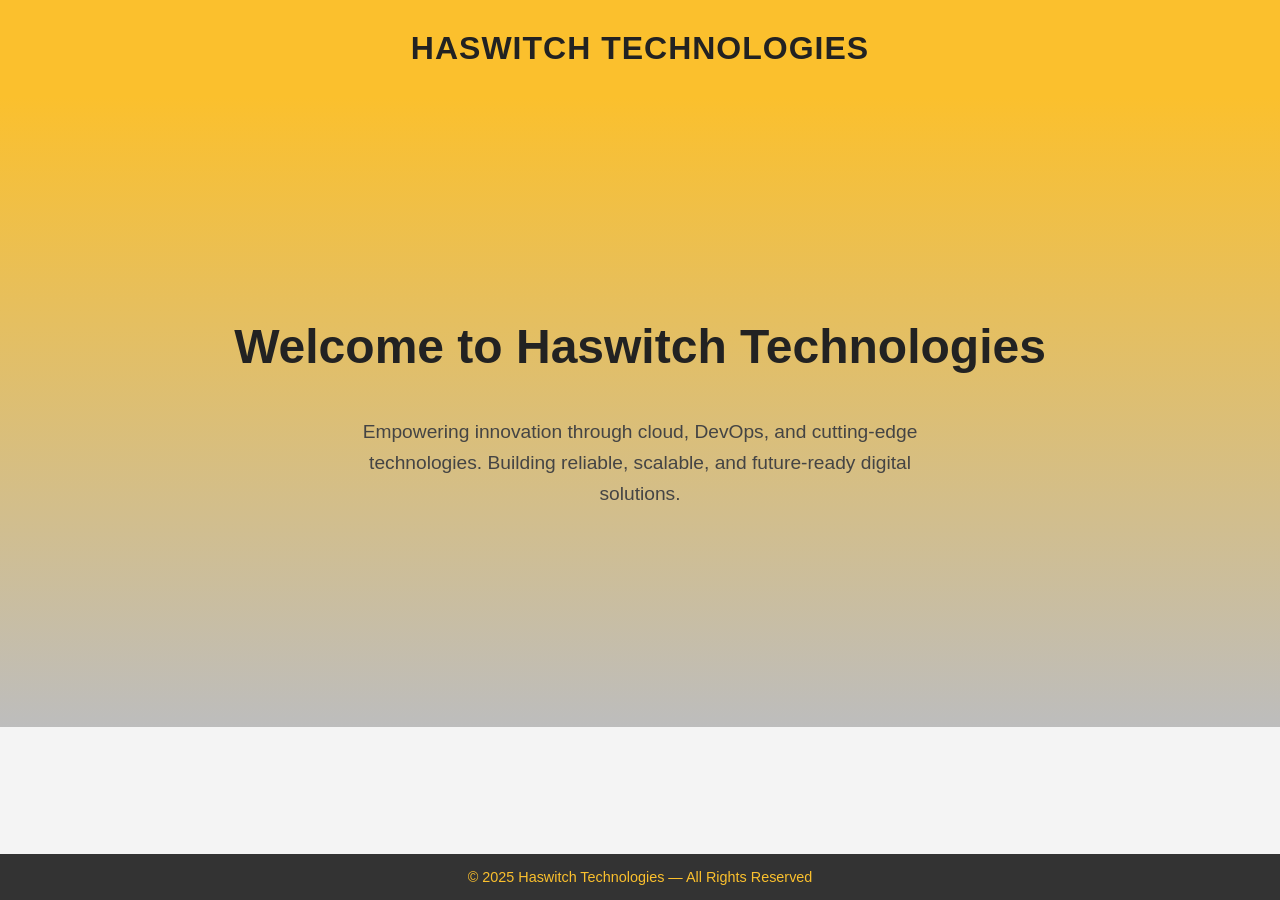
<file: Docker/httpd-app/index.html>
<!DOCTYPE html>
<html lang="en">
<head>
  <meta charset="UTF-8" />
  <meta name="viewport" content="width=device-width, initial-scale=1.0" />
  <title>Haswitch Technologies</title>
  <style>
    body {
      margin: 0;
      font-family: "Segoe UI", Tahoma, Geneva, Verdana, sans-serif;
      background-color: #f4f4f4;
      color: #333;
    }

    header {
      background-color: #fbc02d; /* Bright yellow */
      color: #222;
      text-align: center;
      padding: 30px 10px;
      font-size: 2em;
      font-weight: bold;
      letter-spacing: 1px;
      box-shadow: 0 4px 6px rgba(0, 0, 0, 0.1);
    }

    main {
      display: flex;
      flex-direction: column;
      align-items: center;
      justify-content: center;
      height: 70vh;
      background: linear-gradient(180deg, #fbc02d 0%, #bdbdbd 100%);
      color: #222;
    }

    h1 {
      font-size: 3em;
      margin: 0.5em 0;
    }

    p {
      font-size: 1.2em;
      color: #444;
      max-width: 600px;
      text-align: center;
      line-height: 1.6;
    }

    footer {
      text-align: center;
      background-color: #333;
      color: #fbc02d;
      padding: 15px 0;
      position: fixed;
      bottom: 0;
      width: 100%;
      font-size: 0.9em;
    }
  </style>
</head>
<body>
  <header>
    HASWITCH TECHNOLOGIES
  </header>

  <main>
    <h1>Welcome to Haswitch Technologies</h1>
    <p>
      Empowering innovation through cloud, DevOps, and cutting-edge technologies.
      Building reliable, scalable, and future-ready digital solutions.
    </p>
  </main>

  <footer>
    © 2025 Haswitch Technologies — All Rights Reserved
  </footer>
</body>
</html>
</file>
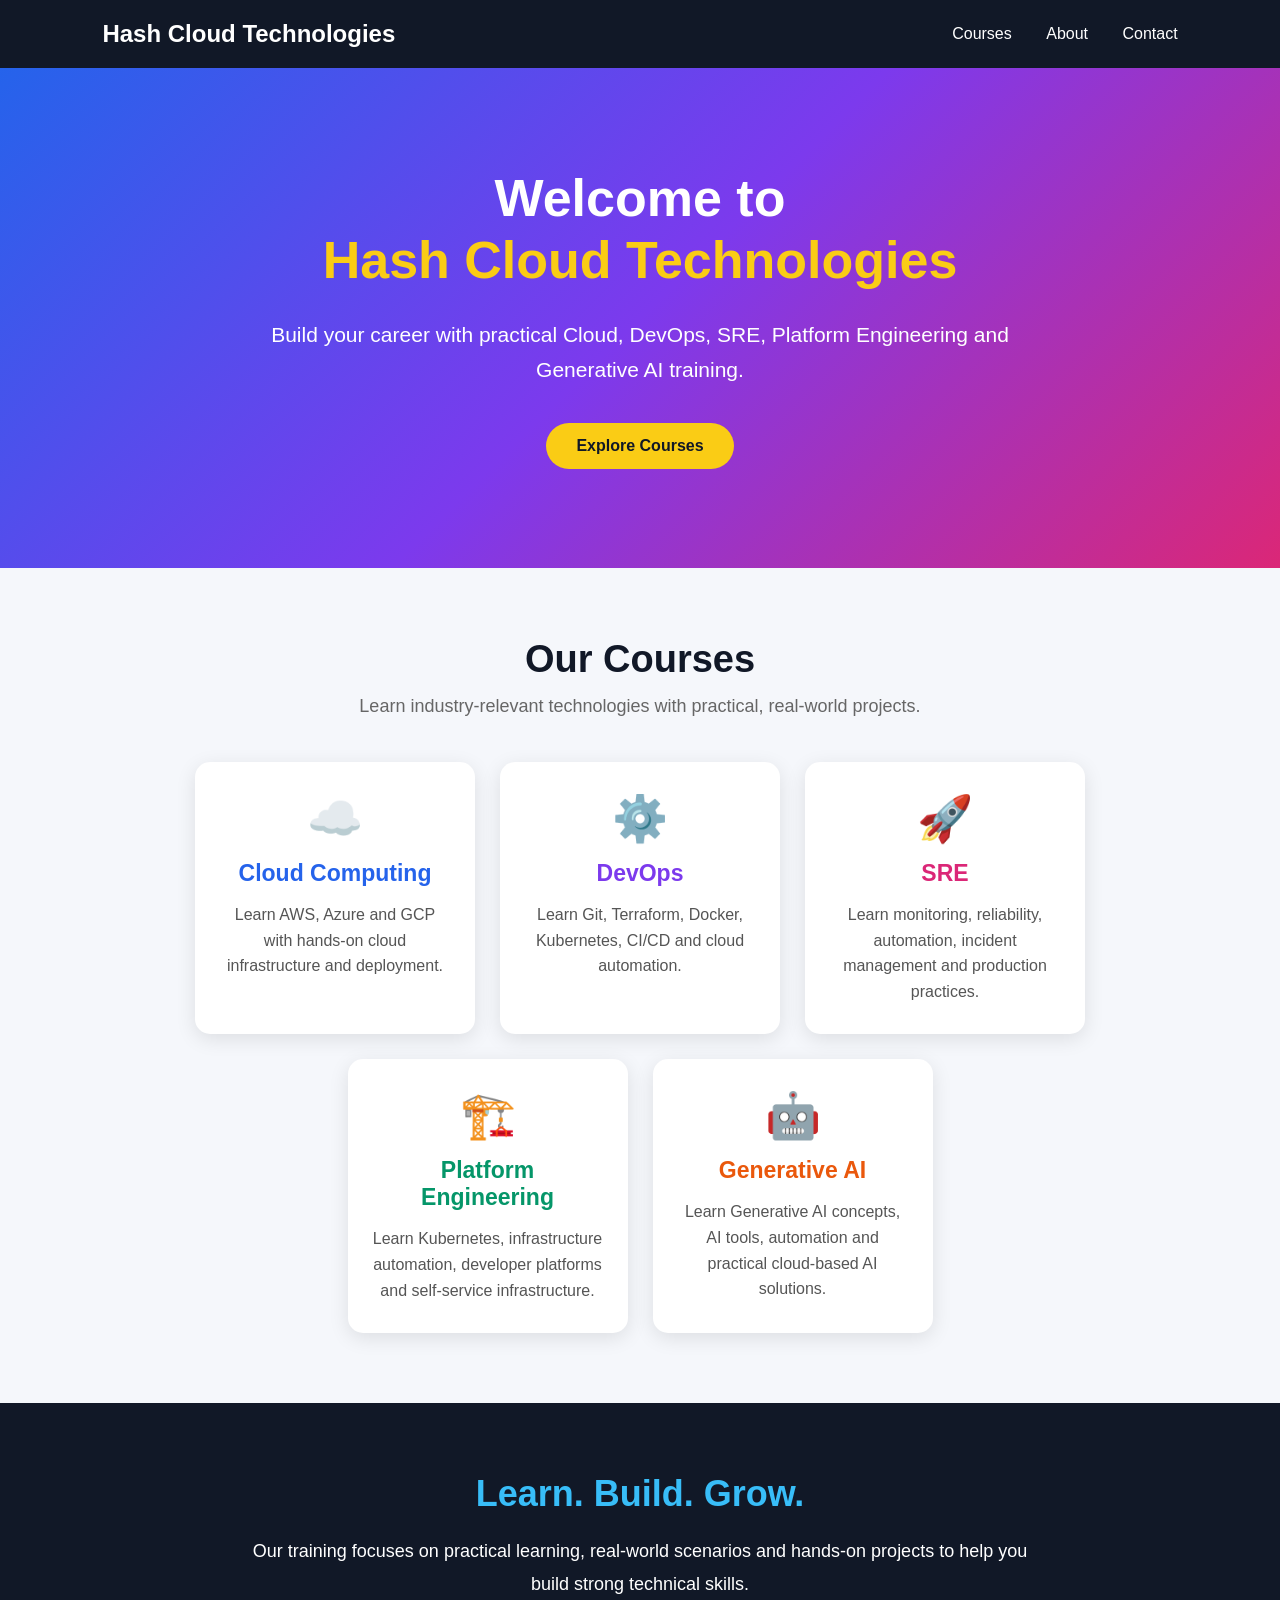
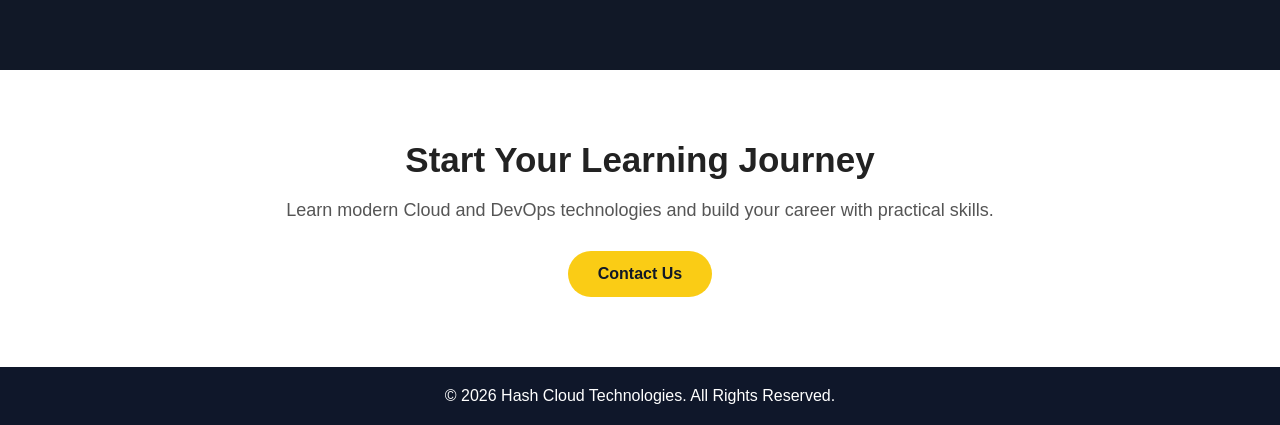
<file: terraform/16-nullresource/index.html>
<!DOCTYPE html>
<html lang="en">
<head>
    <meta charset="UTF-8">
    <meta name="viewport" content="width=device-width, initial-scale=1.0">
    <title>Hash Cloud Technologies</title>
    <link rel="stylesheet" href="style.css">
</head>

<body>

    <header>
        <div class="logo">Hash Cloud Technologies</div>

        <nav>
            <a href="#courses">Courses</a>
            <a href="#about">About</a>
            <a href="#contact">Contact</a>
        </nav>
    </header>

    <section class="hero">
        <div class="hero-content">

            <h1>Welcome to<br>
                <span>Hash Cloud Technologies</span>
            </h1>

            <p>
                Build your career with practical Cloud, DevOps,
                SRE, Platform Engineering and Generative AI training.
            </p>

            <a href="#courses" class="button">Explore Courses</a>

        </div>
    </section>

    <section id="courses" class="courses">

        <h2>Our Courses</h2>

        <p class="subtitle">
            Learn industry-relevant technologies with practical,
            real-world projects.
        </p>

        <div class="course-container">

            <div class="course cloud">
                <div class="icon">☁️</div>
                <h3>Cloud Computing</h3>
                <p>
                    Learn AWS, Azure and GCP with hands-on
                    cloud infrastructure and deployment.
                </p>
            </div>

            <div class="course devops">
                <div class="icon">⚙️</div>
                <h3>DevOps</h3>
                <p>
                    Learn Git, Terraform, Docker, Kubernetes,
                    CI/CD and cloud automation.
                </p>
            </div>

            <div class="course sre">
                <div class="icon">🚀</div>
                <h3>SRE</h3>
                <p>
                    Learn monitoring, reliability, automation,
                    incident management and production practices.
                </p>
            </div>

            <div class="course platform">
                <div class="icon">🏗️</div>
                <h3>Platform Engineering</h3>
                <p>
                    Learn Kubernetes, infrastructure automation,
                    developer platforms and self-service infrastructure.
                </p>
            </div>

            <div class="course ai">
                <div class="icon">🤖</div>
                <h3>Generative AI</h3>
                <p>
                    Learn Generative AI concepts, AI tools,
                    automation and practical cloud-based AI solutions.
                </p>
            </div>

        </div>

    </section>

    <section id="about" class="about">

        <h2>Learn. Build. Grow.</h2>

        <p>
            Our training focuses on practical learning,
            real-world scenarios and hands-on projects
            to help you build strong technical skills.
        </p>

    </section>

    <section id="contact" class="contact">

        <h2>Start Your Learning Journey</h2>

        <p>
            Learn modern Cloud and DevOps technologies
            and build your career with practical skills.
        </p>

        <a href="mailto:info@hashcloudtechnologies.com" class="button">
            Contact Us
        </a>

    </section>

    <footer>
        <p>© 2026 Hash Cloud Technologies. All Rights Reserved.</p>
    </footer>

</body>
</html>
</file>
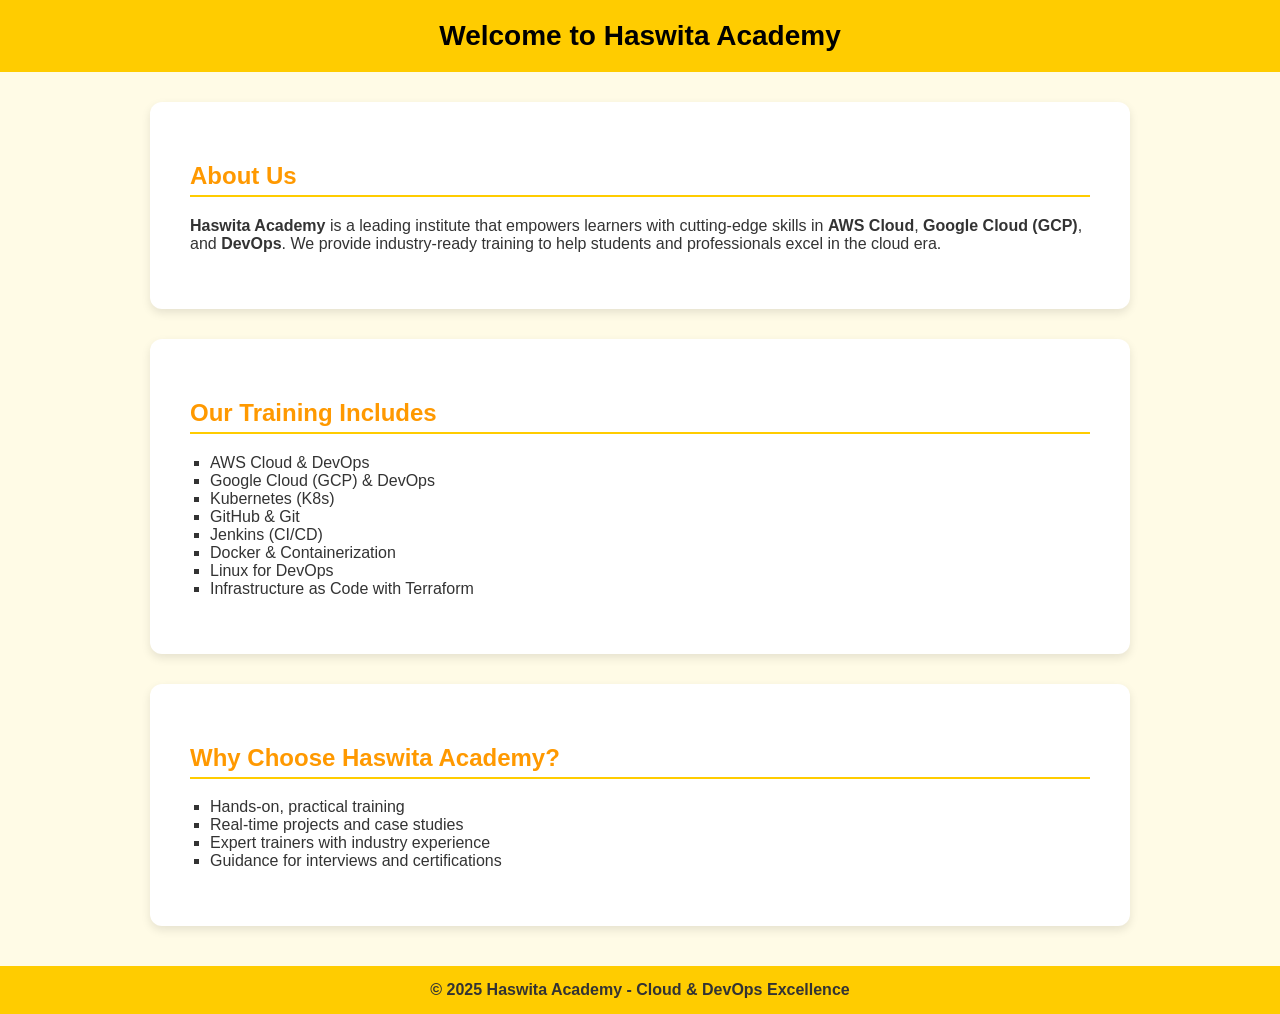
<file: terraform/ec2-existing-vpc-dynamic-block-null/index.html>
<!DOCTYPE html>
<html lang="en">
<head>
  <meta charset="UTF-8">
  <meta name="viewport" content="width=device-width, initial-scale=1.0">
  <title>Haswita Academy</title>
  <style>
    body {
      font-family: Arial, sans-serif;
      margin: 0;
      background-color: #fffbe6; /* light yellow */
      color: #333;
    }
    header {
      background-color: #ffcc00; /* bright yellow */
      padding: 20px;
      text-align: center;
      color: #000;
      font-size: 28px;
      font-weight: bold;
    }
    section {
      padding: 40px;
      max-width: 900px;
      margin: auto;
      background: white;
      border-radius: 12px;
      box-shadow: 0 4px 10px rgba(0,0,0,0.1);
      margin-top: 30px;
    }
    h2 {
      color: #ff9900;
      border-bottom: 2px solid #ffcc00;
      padding-bottom: 5px;
    }
    ul {
      list-style-type: square;
      padding-left: 20px;
    }
    footer {
      text-align: center;
      background-color: #ffcc00;
      padding: 15px;
      margin-top: 40px;
      font-weight: bold;
    }
  </style>
</head>
<body>

  <header>
    Welcome to Haswita Academy
  </header>

  <section>
    <h2>About Us</h2>
    <p>
      <strong>Haswita Academy</strong> is a leading institute that empowers learners with cutting-edge skills 
      in <b>AWS Cloud</b>, <b>Google Cloud (GCP)</b>, and <b>DevOps</b>. 
      We provide industry-ready training to help students and professionals excel in the cloud era.
    </p>
  </section>

  <section>
    <h2>Our Training Includes</h2>
    <ul>
      <li>AWS Cloud & DevOps</li>
      <li>Google Cloud (GCP) & DevOps</li>
      <li>Kubernetes (K8s)</li>
      <li>GitHub & Git</li>
      <li>Jenkins (CI/CD)</li>
      <li>Docker & Containerization</li>
      <li>Linux for DevOps</li>
      <li>Infrastructure as Code with Terraform</li>
    </ul>
  </section>

  <section>
    <h2>Why Choose Haswita Academy?</h2>
    <ul>
      <li>Hands-on, practical training</li>
      <li>Real-time projects and case studies</li>
      <li>Expert trainers with industry experience</li>
      <li>Guidance for interviews and certifications</li>
    </ul>
  </section>

  <footer>
    © 2025 Haswita Academy - Cloud & DevOps Excellence
  </footer>

</body>
</html>
</file>
<file: terraform/16-nullresource/style.css>
* {
    margin: 0;
    padding: 0;
    box-sizing: border-box;
}

body {
    font-family: Arial, Helvetica, sans-serif;
    color: #222;
    background: #f5f7fb;
}

/* Header */

header {
    display: flex;
    justify-content: space-between;
    align-items: center;
    padding: 20px 8%;
    background: #111827;
}

.logo {
    font-size: 24px;
    font-weight: bold;
    color: white;
}

nav a {
    color: white;
    text-decoration: none;
    margin-left: 30px;
    font-size: 16px;
}

nav a:hover {
    color: #38bdf8;
}

/* Hero */

.hero {
    min-height: 500px;
    display: flex;
    justify-content: center;
    align-items: center;
    text-align: center;

    background: linear-gradient(
        135deg,
        #2563eb,
        #7c3aed,
        #db2777
    );

    color: white;
}

.hero-content {
    max-width: 850px;
    padding: 40px 20px;
}

.hero h1 {
    font-size: 52px;
    line-height: 1.2;
    margin-bottom: 25px;
}

.hero h1 span {
    color: #facc15;
}

.hero p {
    font-size: 21px;
    line-height: 1.7;
    margin-bottom: 35px;
}

.button {
    display: inline-block;
    padding: 14px 30px;
    background: #facc15;
    color: #111827;
    text-decoration: none;
    font-weight: bold;
    border-radius: 30px;
}

.button:hover {
    background: white;
}

/* Courses */

.courses {
    padding: 70px 8%;
    text-align: center;
}

.courses h2 {
    font-size: 38px;
    margin-bottom: 15px;
    color: #111827;
}

.subtitle {
    font-size: 18px;
    color: #666;
    margin-bottom: 45px;
}

.course-container {
    display: flex;
    justify-content: center;
    flex-wrap: wrap;
    gap: 25px;
}

.course {
    width: 280px;
    min-height: 260px;
    padding: 30px 25px;
    border-radius: 15px;
    background: white;
    box-shadow: 0 5px 20px rgba(0, 0, 0, 0.1);
    transition: transform 0.3s;
}

.course:hover {
    transform: translateY(-8px);
}

.icon {
    font-size: 45px;
    margin-bottom: 15px;
}

.course h3 {
    font-size: 23px;
    margin-bottom: 15px;
}

.course p {
    line-height: 1.6;
    color: #555;
}

/* Course colors */

.cloud h3 {
    color: #2563eb;
}

.devops h3 {
    color: #7c3aed;
}

.sre h3 {
    color: #db2777;
}

.platform h3 {
    color: #059669;
}

.ai h3 {
    color: #ea580c;
}

/* About */

.about {
    padding: 70px 15%;
    text-align: center;
    background: #111827;
    color: white;
}

.about h2 {
    font-size: 36px;
    margin-bottom: 20px;
    color: #38bdf8;
}

.about p {
    max-width: 800px;
    margin: auto;
    font-size: 18px;
    line-height: 1.8;
}

/* Contact */

.contact {
    padding: 70px 15%;
    text-align: center;
    background: white;
}

.contact h2 {
    font-size: 35px;
    margin-bottom: 20px;
}

.contact p {
    font-size: 18px;
    margin-bottom: 30px;
    color: #555;
}

/* Footer */

footer {
    text-align: center;
    padding: 20px;
    background: #0f172a;
    color: white;
}

/* Mobile */

@media (max-width: 768px) {

    header {
        flex-direction: column;
        gap: 15px;
    }

    nav a {
        margin: 0 8px;
    }

    .hero h1 {
        font-size: 38px;
    }

    .hero p {
        font-size: 18px;
    }

    .course {
        width: 100%;
        max-width: 350px;
    }
}
</file>
